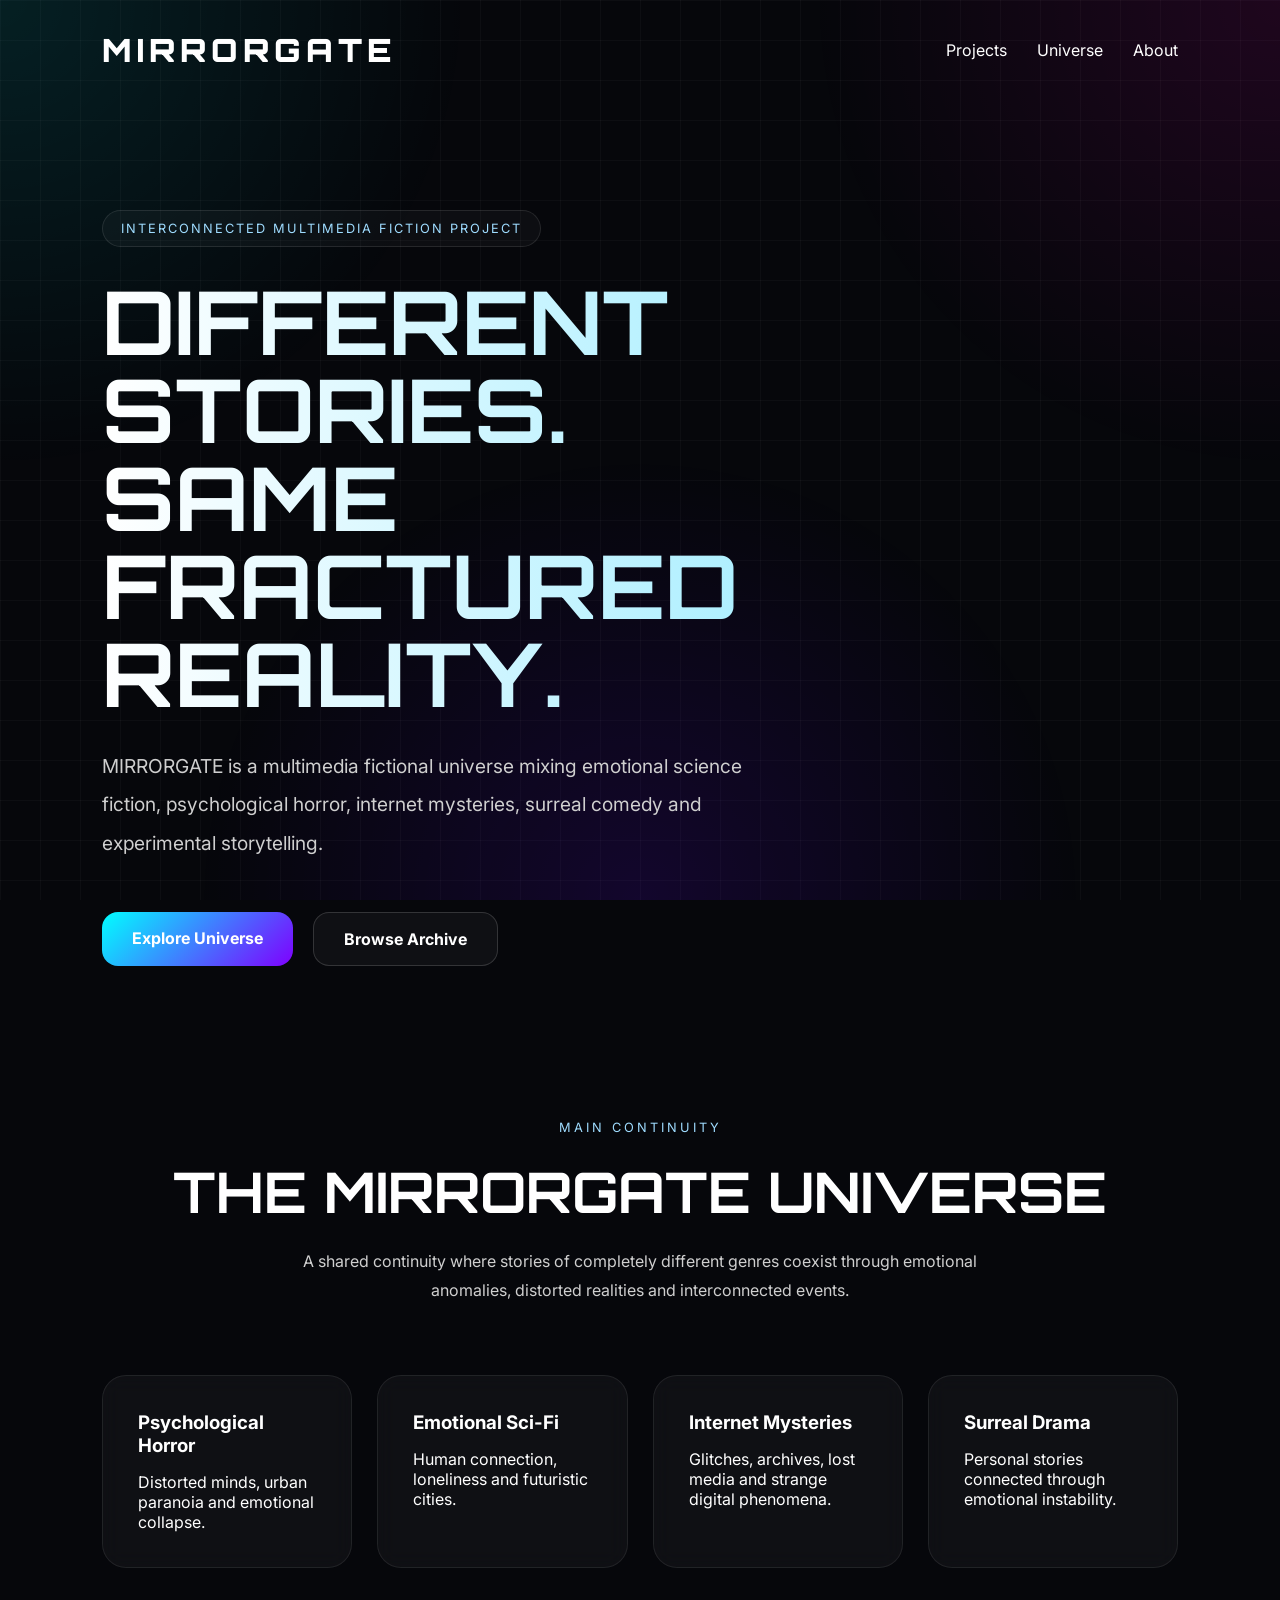
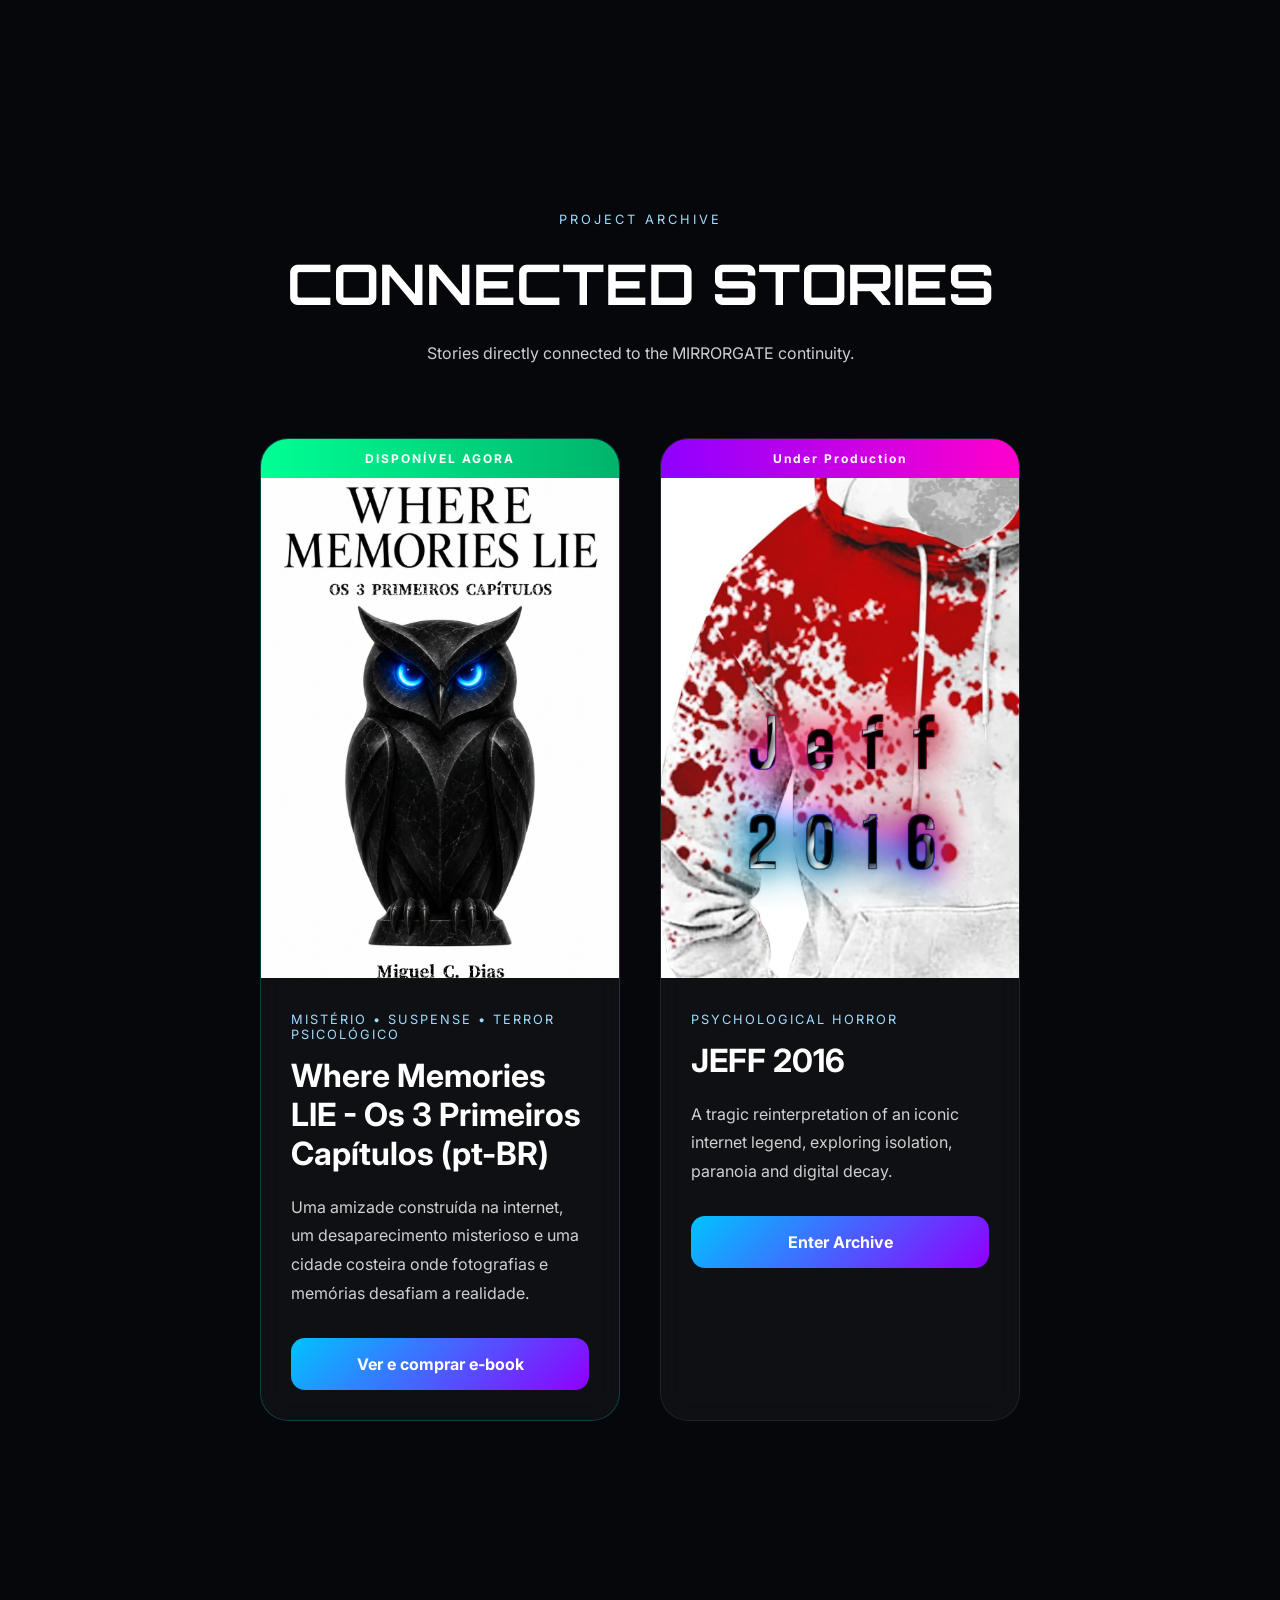
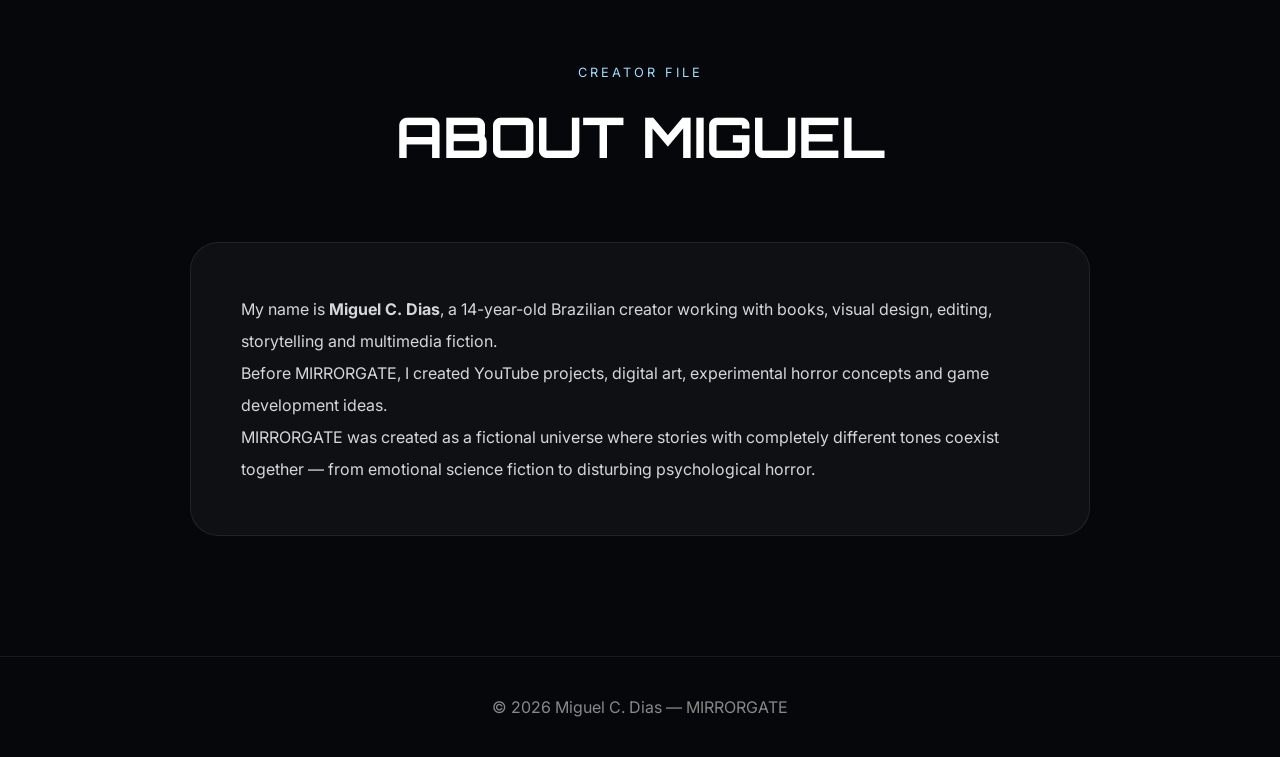
<file: index.html>
<!DOCTYPE html>
<html lang="en">
<head>

  <meta charset="UTF-8">
  <meta name="viewport" content="width=device-width, initial-scale=1.0">

  <title>MIRRORGATE</title>

  <link rel="stylesheet" href="style.css">

  <link rel="preconnect" href="https://fonts.googleapis.com">
  <link rel="preconnect" href="https://fonts.gstatic.com" crossorigin>

  <link href="https://fonts.googleapis.com/css2?family=Orbitron:wght@400;600;700;900&family=Inter:wght@300;400;500;700&display=swap" rel="stylesheet">

</head>

<body>

<div class="noise"></div>

<div class="background-grid"></div>

<div class="background-glow"></div>

<header>

  <nav>

    <div class="logo">
      MIRRORGATE
    </div>

    <div class="nav-links">
      <a href="#projects">Projects</a>
      <a href="#shared">Universe</a>
      <a href="#about">About</a>
    </div>

  </nav>

  <div class="hero">

    <div class="hero-badge">
      INTERCONNECTED MULTIMEDIA FICTION PROJECT
    </div>

    <h1>
      DIFFERENT STORIES.<br>
      SAME FRACTURED REALITY.
    </h1>

    <p>
      MIRRORGATE is a multimedia fictional universe mixing emotional science fiction,
      psychological horror, internet mysteries, surreal comedy and experimental storytelling.
    </p>

    <div class="hero-buttons">

      <a href="#shared" class="primary-button">
        Explore Universe
      </a>

      <a href="#projects" class="secondary-button">
        Browse Archive
      </a>

    </div>

  </div>

</header>

<section class="shared-section" id="shared">

  <div class="section-top">

    <span>MAIN CONTINUITY</span>

    <h2>
      THE MIRRORGATE UNIVERSE
    </h2>

    <p>
      A shared continuity where stories of completely different genres coexist through emotional anomalies,
      distorted realities and interconnected events.
    </p>

  </div>

  <div class="shared-grid">

    <div class="shared-box">
      <h3>Psychological Horror</h3>
      <p>
        Distorted minds, urban paranoia and emotional collapse.
      </p>
    </div>

    <div class="shared-box">
      <h3>Emotional Sci-Fi</h3>
      <p>
        Human connection, loneliness and futuristic cities.
      </p>
    </div>

    <div class="shared-box">
      <h3>Internet Mysteries</h3>
      <p>
        Glitches, archives, lost media and strange digital phenomena.
      </p>
    </div>

    <div class="shared-box">
      <h3>Surreal Drama</h3>
      <p>
        Personal stories connected through emotional instability.
      </p>
    </div>

  </div>

</section>

<section class="projects-section" id="projects">

  <div class="section-top">

    <span>PROJECT ARCHIVE</span>

    <h2>CONNECTED STORIES</h2>

    <p>
      Stories directly connected to the MIRRORGATE continuity.
    </p>

  </div>

  <div class="cards">

    <!-- WHERE MEMORIES LIE -->

    <div class="project-card featured-card">

      <div class="card-status release">
        DISPONÍVEL AGORA
      </div>

      <img
        src="./images/where-memories-lie-ptbr.png"
        alt="Capa de Where Memories LIE — Os 3 Primeiros Capítulos"
      >

      <div class="card-info">

        <div class="genre">
          Mistério • Suspense • Terror psicológico
        </div>

        <h3>Where Memories LIE - Os 3 Primeiros Capítulos (pt-BR)</h3>

        <p>
          Uma amizade construída na internet, um desaparecimento misterioso
          e uma cidade costeira onde fotografias e memórias desafiam a realidade.
        </p>

        <a href="./projects/where-memories-lie-ptbr.html">
          Ver e comprar e-book
        </a>

      </div>

    </div>

    <!-- JEFF 2016 -->

    <div class="project-card">

      <div class="card-status dev">
        Under Production
      </div>

      <img
        src="./images/jeff2016.png"
        alt="JEFF 2016 project cover"
      >

      <div class="card-info">

        <div class="genre">
          Psychological Horror
        </div>

        <h3>JEFF 2016</h3>

        <p>
          A tragic reinterpretation of an iconic internet legend,
          exploring isolation, paranoia and digital decay.
        </p>

        <a href="./projects/jeff2016.html">
          Enter Archive
        </a>

      </div>

    </div>

  </div>

</section>

<section class="about-section" id="about">

  <div class="section-top">

    <span>CREATOR FILE</span>

    <h2>ABOUT MIGUEL</h2>

  </div>

  <div class="about-box">

    <p>
      My name is <strong>Miguel C. Dias</strong>, a 14-year-old Brazilian creator
      working with books, visual design, editing, storytelling and multimedia fiction.
    </p>

    <p>
      Before MIRRORGATE, I created YouTube projects, digital art,
      experimental horror concepts and game development ideas.
    </p>

    <p>
      MIRRORGATE was created as a fictional universe where stories with completely
      different tones coexist together — from emotional science fiction
      to disturbing psychological horror.
    </p>

  </div>

</section>

<footer>

  <p>
    © 2026 Miguel C. Dias — MIRRORGATE
  </p>

</footer>

</body>
</html>
</file>
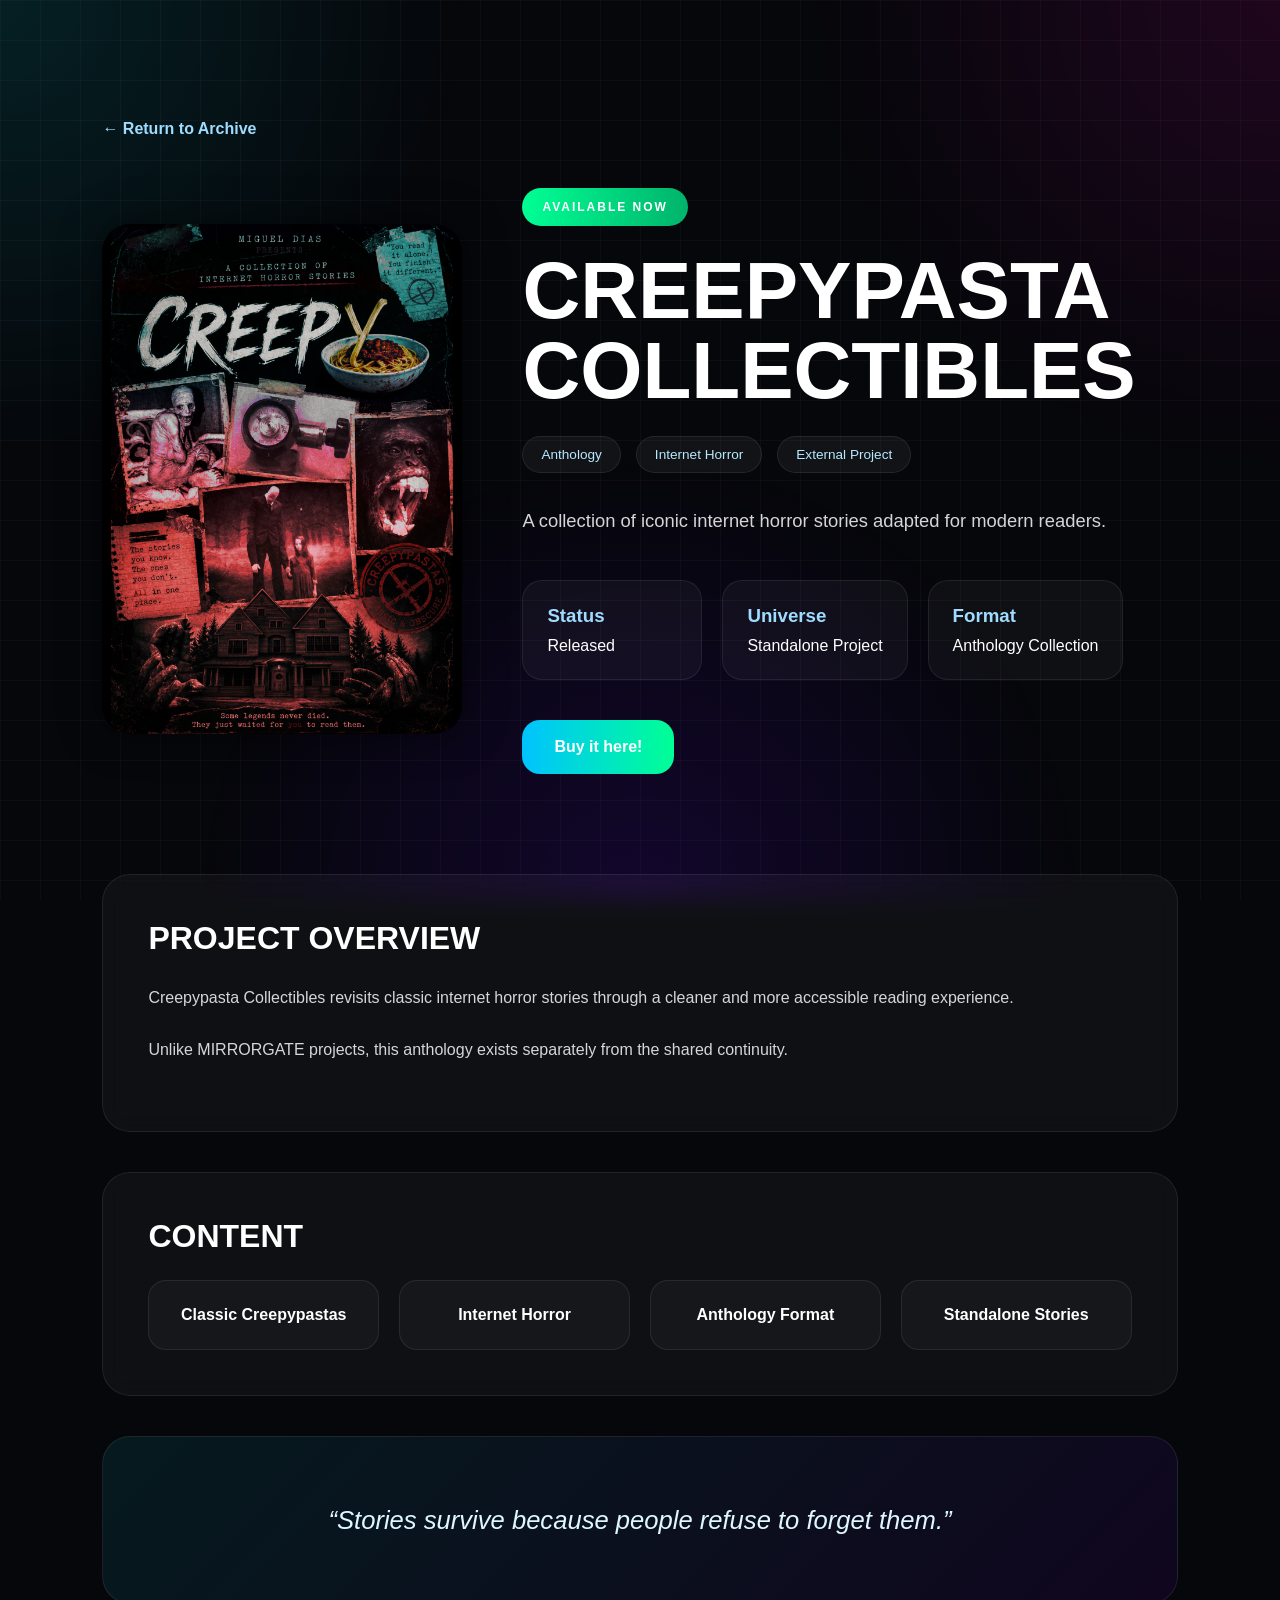
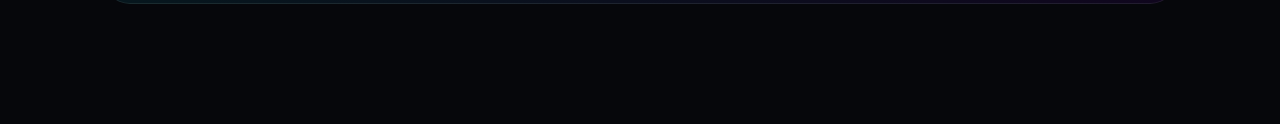
<file: projects/collectibles.html>
<!DOCTYPE html>
<html lang="en">
<head>

<meta charset="UTF-8">
<meta name="viewport" content="width=device-width, initial-scale=1.0">

<title>Creepypasta Collectibles</title>

<link rel="stylesheet" href="../style.css">

</head>

<body>

<div class="background-grid"></div>
<div class="background-glow"></div>

<section class="project-page">

<a class="back-button" href="../index.html">
← Return to Archive
</a>

<div class="project-hero">

<div class="project-cover">

<img src="../images/creepypastacollect.png">

</div>

<div class="project-details">

<div class="project-label release-label">
AVAILABLE NOW
</div>

<h1>CREEPYPASTA COLLECTIBLES</h1>

<div class="project-tags">

<span>Anthology</span>
<span>Internet Horror</span>
<span>External Project</span>

</div>

<p class="project-description">

A collection of iconic internet horror stories adapted for modern readers.

</p>

<div class="project-meta">

<div class="meta-box">
<h3>Status</h3>
<p>Released</p>
</div>

<div class="meta-box">
<h3>Universe</h3>
<p>Standalone Project</p>
</div>

<div class="meta-box">
<h3>Format</h3>
<p>Anthology Collection</p>
</div>

</div>

<a class="read-button" href="https://pay.hotmart.com/H105876892R" target="_blank">
Buy it here!
</a>

</div>

</div>

<div class="project-content">

<div class="content-box">

<h2>PROJECT OVERVIEW</h2>

<p>
Creepypasta Collectibles revisits classic internet horror stories
through a cleaner and more accessible reading experience.
</p>

<p>
Unlike MIRRORGATE projects,
this anthology exists separately from the shared continuity.
</p>

</div>

<div class="content-box">

<h2>CONTENT</h2>

<div class="theme-grid">

<div class="theme-item">
Classic Creepypastas
</div>

<div class="theme-item">
Internet Horror
</div>

<div class="theme-item">
Anthology Format
</div>

<div class="theme-item">
Standalone Stories
</div>

</div>

</div>

<div class="quote-box">

<p>
“Stories survive because people refuse to forget them.”
</p>

</div>

</div>

</section>

</body>
</html>
</file>
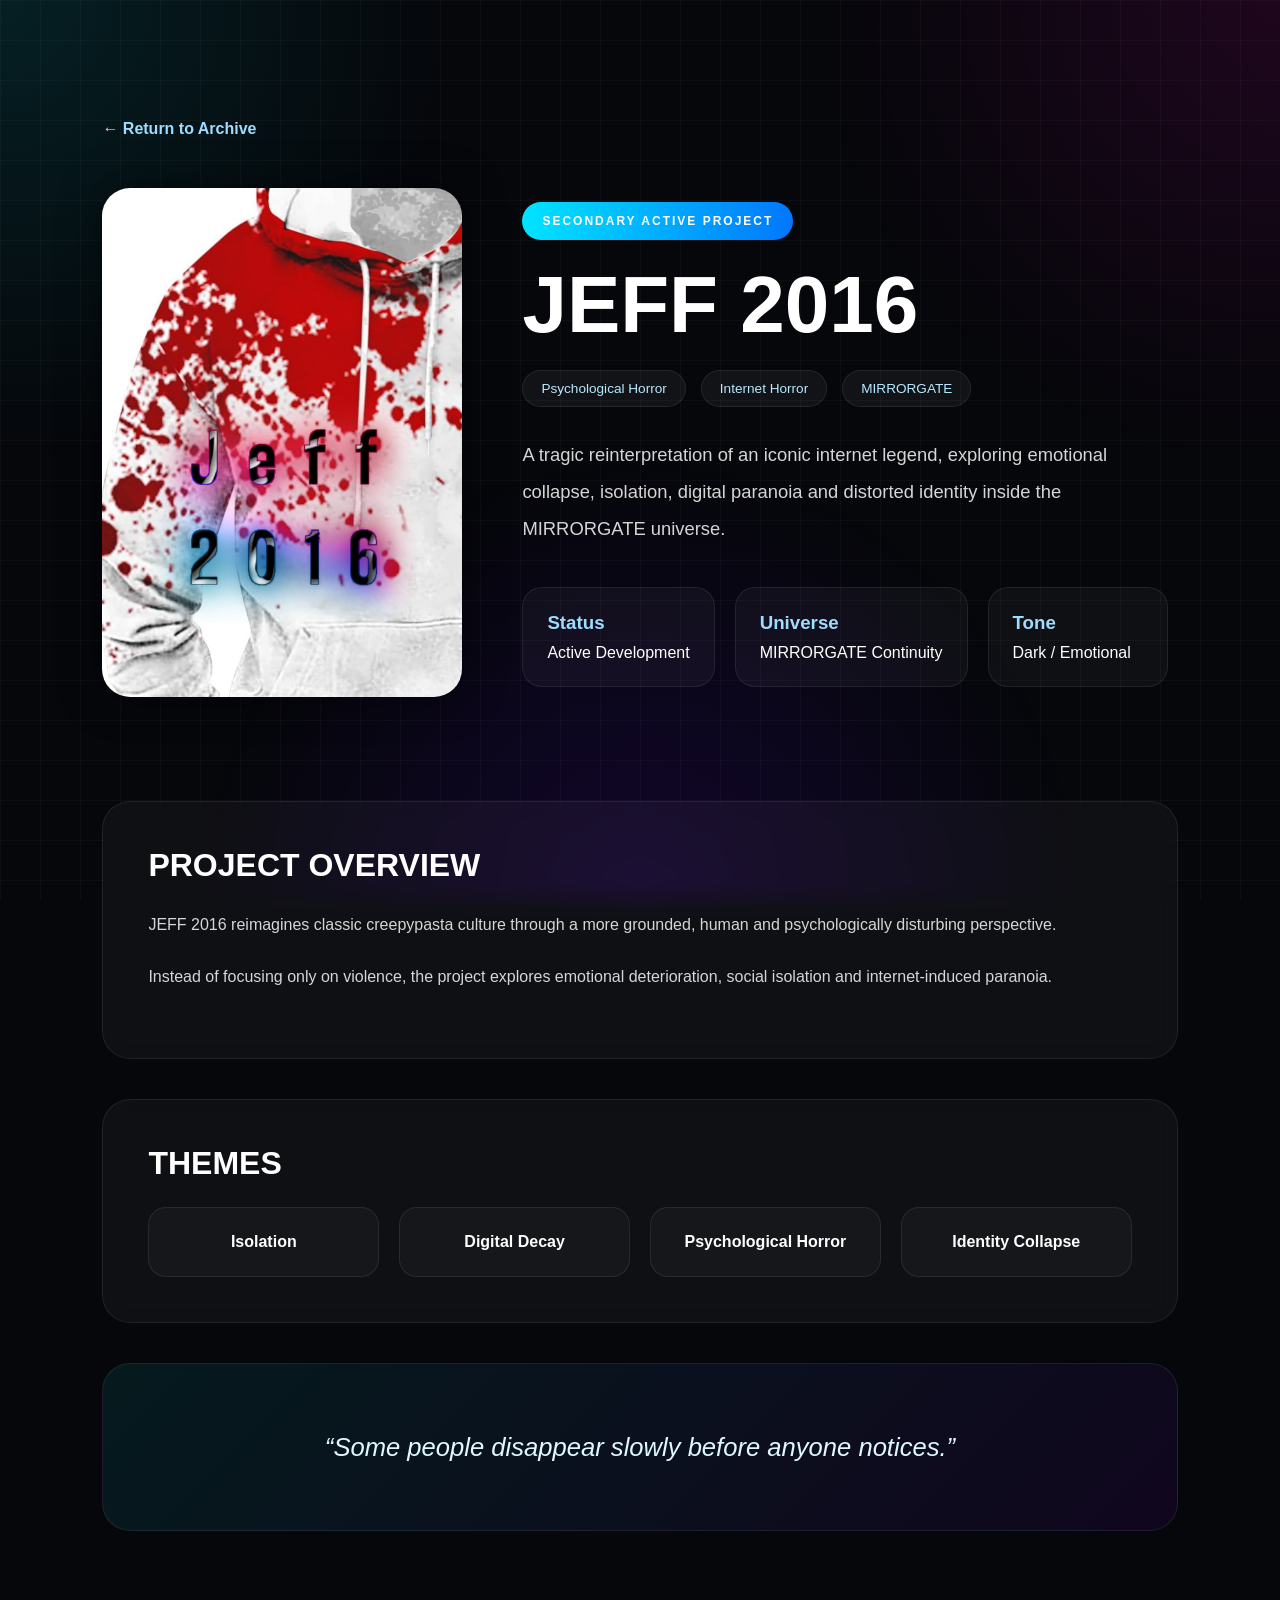
<file: projects/jeff2016.html>
<!DOCTYPE html>
<html lang="en">
<head>

<meta charset="UTF-8">
<meta name="viewport" content="width=device-width, initial-scale=1.0">

<title>JEFF 2016</title>

<link rel="stylesheet" href="../style.css">

</head>

<body>

<div class="background-grid"></div>
<div class="background-glow"></div>

<section class="project-page">

<a class="back-button" href="../index.html">
← Return to Archive
</a>

<div class="project-hero">

<div class="project-cover">

<img src="../images/jeff2016.png">

</div>

<div class="project-details">

<div class="project-label active-label">
SECONDARY ACTIVE PROJECT
</div>

<h1>JEFF 2016</h1>

<div class="project-tags">

<span>Psychological Horror</span>
<span>Internet Horror</span>
<span>MIRRORGATE</span>

</div>

<p class="project-description">

A tragic reinterpretation of an iconic internet legend,
exploring emotional collapse, isolation,
digital paranoia and distorted identity inside the MIRRORGATE universe.

</p>

<div class="project-meta">

<div class="meta-box">
<h3>Status</h3>
<p>Active Development</p>
</div>

<div class="meta-box">
<h3>Universe</h3>
<p>MIRRORGATE Continuity</p>
</div>

<div class="meta-box">
<h3>Tone</h3>
<p>Dark / Emotional</p>
</div>

</div>

</div>

</div>

<div class="project-content">

<div class="content-box">

<h2>PROJECT OVERVIEW</h2>

<p>
JEFF 2016 reimagines classic creepypasta culture through a more grounded,
human and psychologically disturbing perspective.
</p>

<p>
Instead of focusing only on violence,
the project explores emotional deterioration,
social isolation and internet-induced paranoia.
</p>

</div>

<div class="content-box">

<h2>THEMES</h2>

<div class="theme-grid">

<div class="theme-item">
Isolation
</div>

<div class="theme-item">
Digital Decay
</div>

<div class="theme-item">
Psychological Horror
</div>

<div class="theme-item">
Identity Collapse
</div>

</div>

</div>

<div class="quote-box">

<p>
“Some people disappear slowly before anyone notices.”
</p>

</div>

</div>

</section>

</body>
</html>
</file>
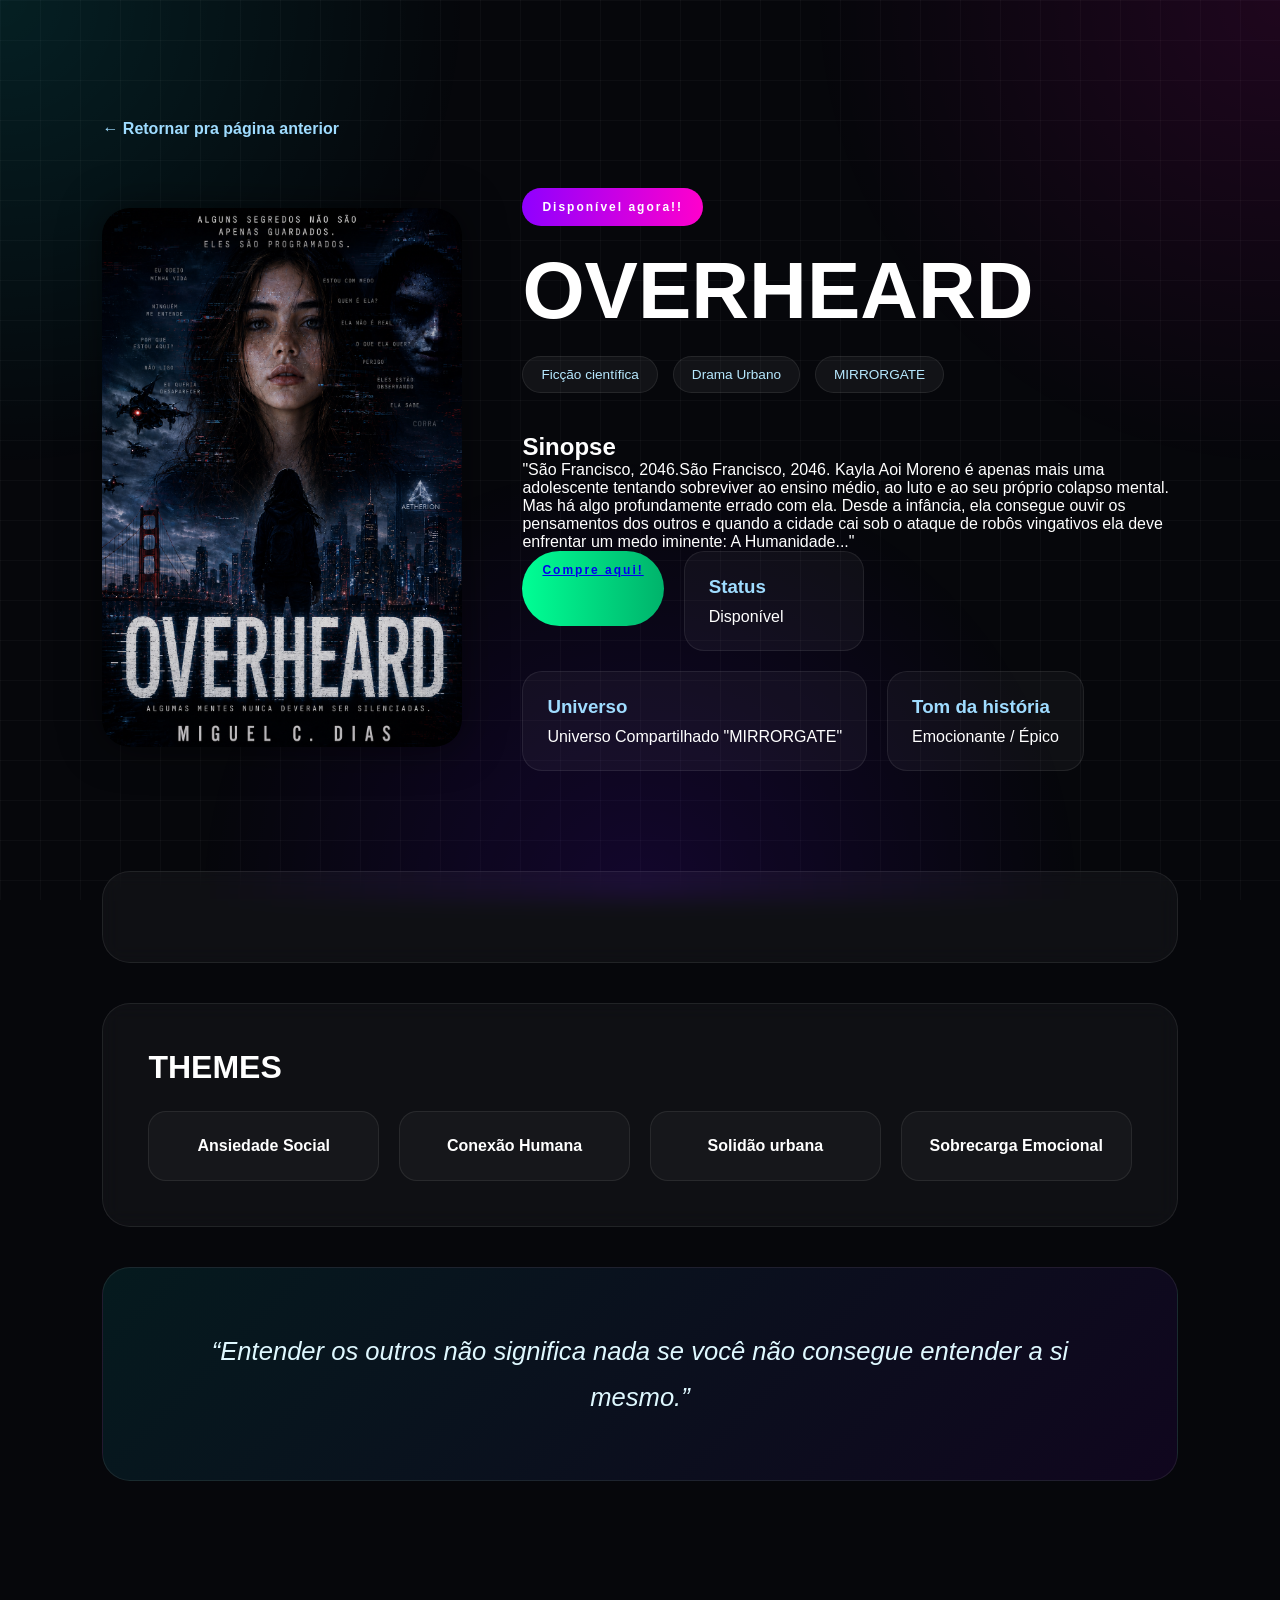
<file: projects/overheard-ptbr.html>
<!DOCTYPE html>
<html lang="en">
<head>

<meta charset="UTF-8">
<meta name="viewport" content="width=device-width, initial-scale=1.0">

<title>OVERHEARD - Edição em Português</title>

<link rel="stylesheet" href="../style.css">

</head>

<body>

<div class="background-grid"></div>
<div class="background-glow"></div>

<section class="project-page">

<a class="back-button" href="../index.html">
← Retornar pra página anterior
</a>

<div class="project-hero">

<div class="project-cover">

<img src="../images/overheard-ptbr.png">

</div>

<div class="project-details">

<div class="project-label dev-label">
Disponível agora!!
</div>

<h1>OVERHEARD</h1>

<div class="project-tags">

<span>Ficção científica</span>
<span>Drama Urbano</span>
<span>MIRRORGATE</span>

</div>

<p class="project-description">
  
<h2>Sinopse</h2>

<p>
"São Francisco, 2046.São Francisco, 2046.
Kayla Aoi Moreno é apenas mais uma adolescente tentando sobreviver ao ensino médio,
ao luto e ao seu próprio colapso mental. Mas há algo profundamente errado com ela.
Desde a infância, ela consegue ouvir os pensamentos dos outros
e quando a cidade cai sob o ataque de robôs vingativos ela deve enfrentar um medo iminente:
A Humanidade..."
</p>

</p>

<div class="project-meta">

<a class="project-label release-label" href="https://pay.hotmart.com/F106025050S" target="_blank">
Compre aqui!
</a>

<div class="meta-box">
<h3>Status</h3>
<p>Disponível</p>
</div>

<div class="meta-box">
<h3>Universo</h3>
<p>Universo Compartilhado "MIRRORGATE"</p>
</div>

<div class="meta-box">
<h3>Tom da história</h3>
<p>Emocionante / Épico</p>
</div>

</div>

</div>

</div>

<div class="project-content">

<div class="content-box">

</div>

<div class="content-box">

<h2>THEMES</h2>

<div class="theme-grid">

<div class="theme-item">
Ansiedade Social
</div>

<div class="theme-item">
Conexão Humana
</div>

<div class="theme-item">
Solidão urbana
</div>

<div class="theme-item">
Sobrecarga Emocional
</div>

</div>

</div>

<div class="quote-box">

<p>
“Entender os outros não significa nada se você não consegue entender a si mesmo.”
</p>

</div>

</div>

</section>

</body>
  </html>
</file>
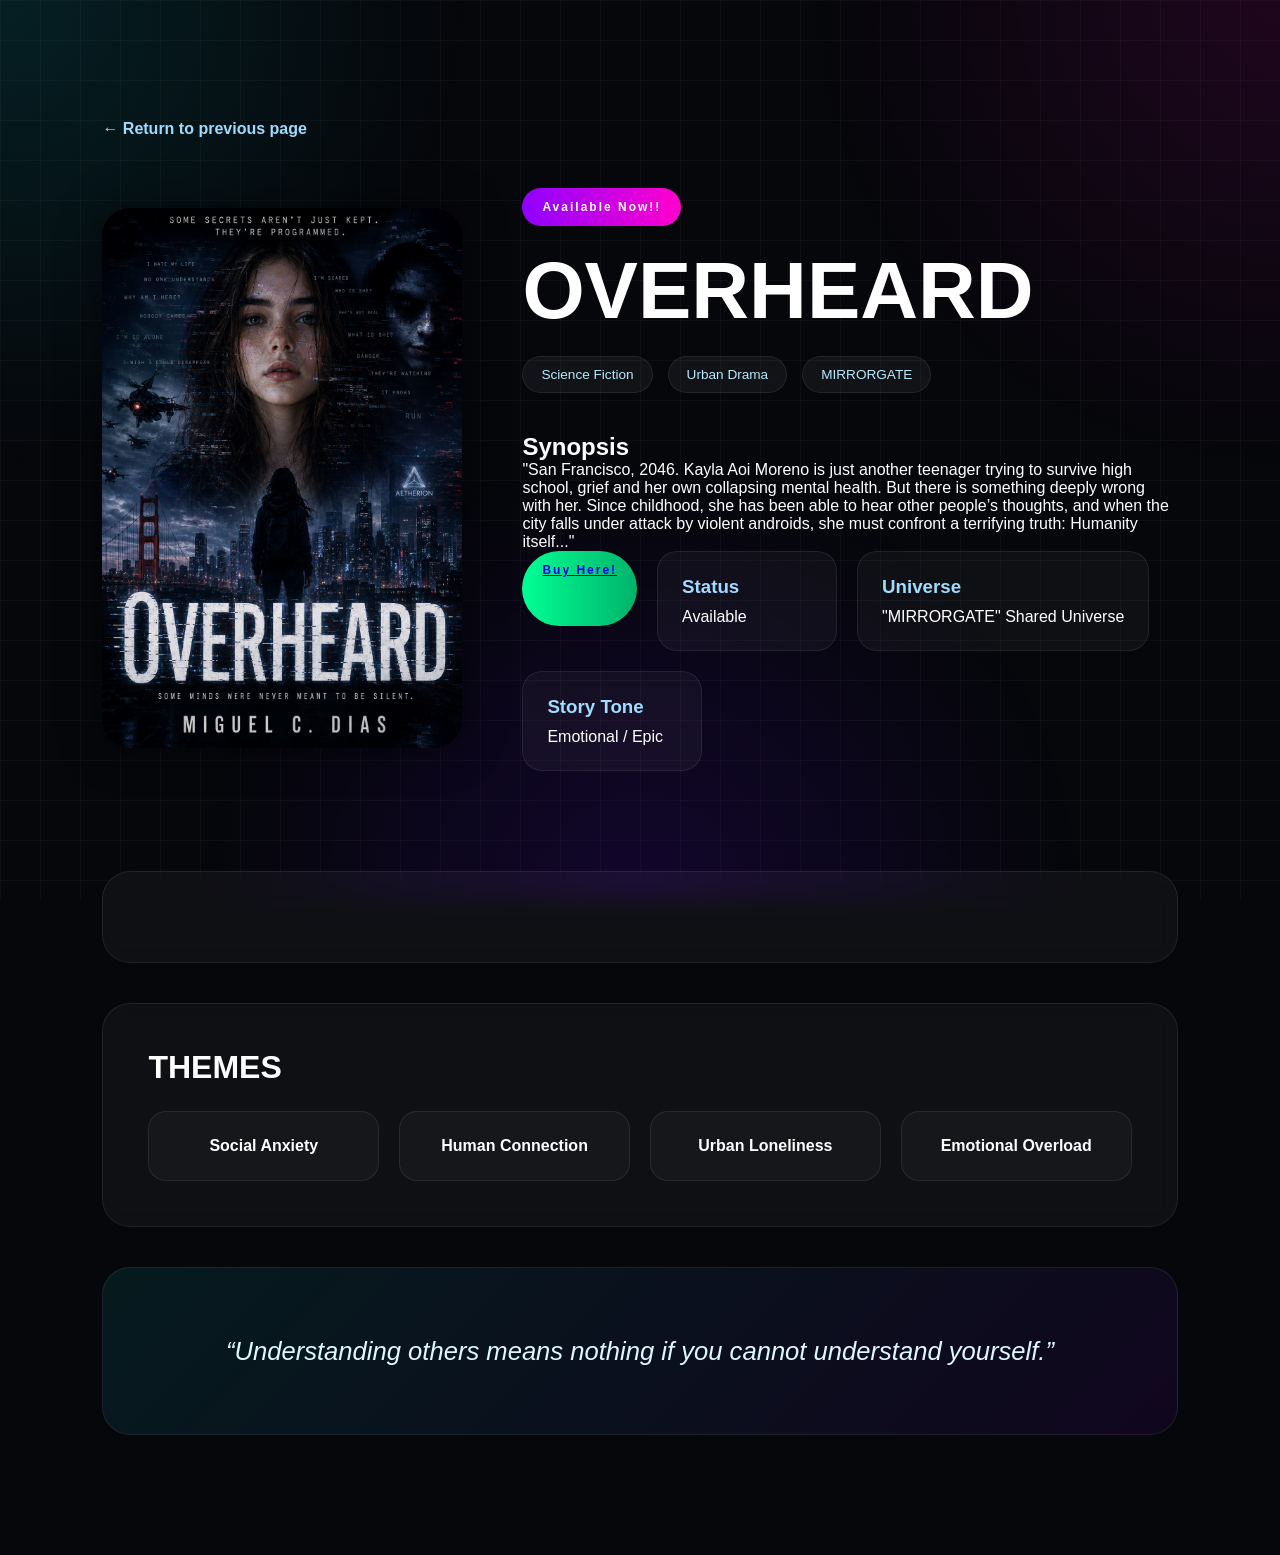
<file: projects/overheard.html>
<!DOCTYPE html>
<html lang="en">
<head>

<meta charset="UTF-8">
<meta name="viewport" content="width=device-width, initial-scale=1.0">

<title>OVERHEARD - English Edition</title>

<link rel="stylesheet" href="../style.css">

</head>

<body>

<div class="background-grid"></div>
<div class="background-glow"></div>

<section class="project-page">

<a class="back-button" href="../index.html">
← Return to previous page
</a>

<div class="project-hero">

<div class="project-cover">

<img src="../images/overheard.png" alt="OVERHEARD Cover">

</div>

<div class="project-details">

<div class="project-label dev-label">
Available Now!!
</div>

<h1>OVERHEARD</h1>

<div class="project-tags">

<span>Science Fiction</span>
<span>Urban Drama</span>
<span>MIRRORGATE</span>

</div>

<p class="project-description">

<h2>Synopsis</h2>

<p>
"San Francisco, 2046.
Kayla Aoi Moreno is just another teenager trying to survive high school,
grief and her own collapsing mental health. But there is something deeply wrong with her.
Since childhood, she has been able to hear other people’s thoughts,
and when the city falls under attack by violent androids,
she must confront a terrifying truth:
Humanity itself..."
</p>

</p>

<div class="project-meta">

<a class="project-label release-label" href="https://pay.hotmart.com/G106011894H" target="_blank">
Buy Here!
</a>

<div class="meta-box">
<h3>Status</h3>
<p>Available</p>
</div>

<div class="meta-box">
<h3>Universe</h3>
<p>"MIRRORGATE" Shared Universe</p>
</div>

<div class="meta-box">
<h3>Story Tone</h3>
<p>Emotional / Epic</p>
</div>

</div>

</div>

</div>

<div class="project-content">

<div class="content-box">

</div>

<div class="content-box">

<h2>THEMES</h2>

<div class="theme-grid">

<div class="theme-item">
Social Anxiety
</div>

<div class="theme-item">
Human Connection
</div>

<div class="theme-item">
Urban Loneliness
</div>

<div class="theme-item">
Emotional Overload
</div>

</div>

</div>

<div class="quote-box">

<p>
“Understanding others means nothing if you cannot understand yourself.”
</p>

</div>

</div>

</section>

</body>
</html>
</file>
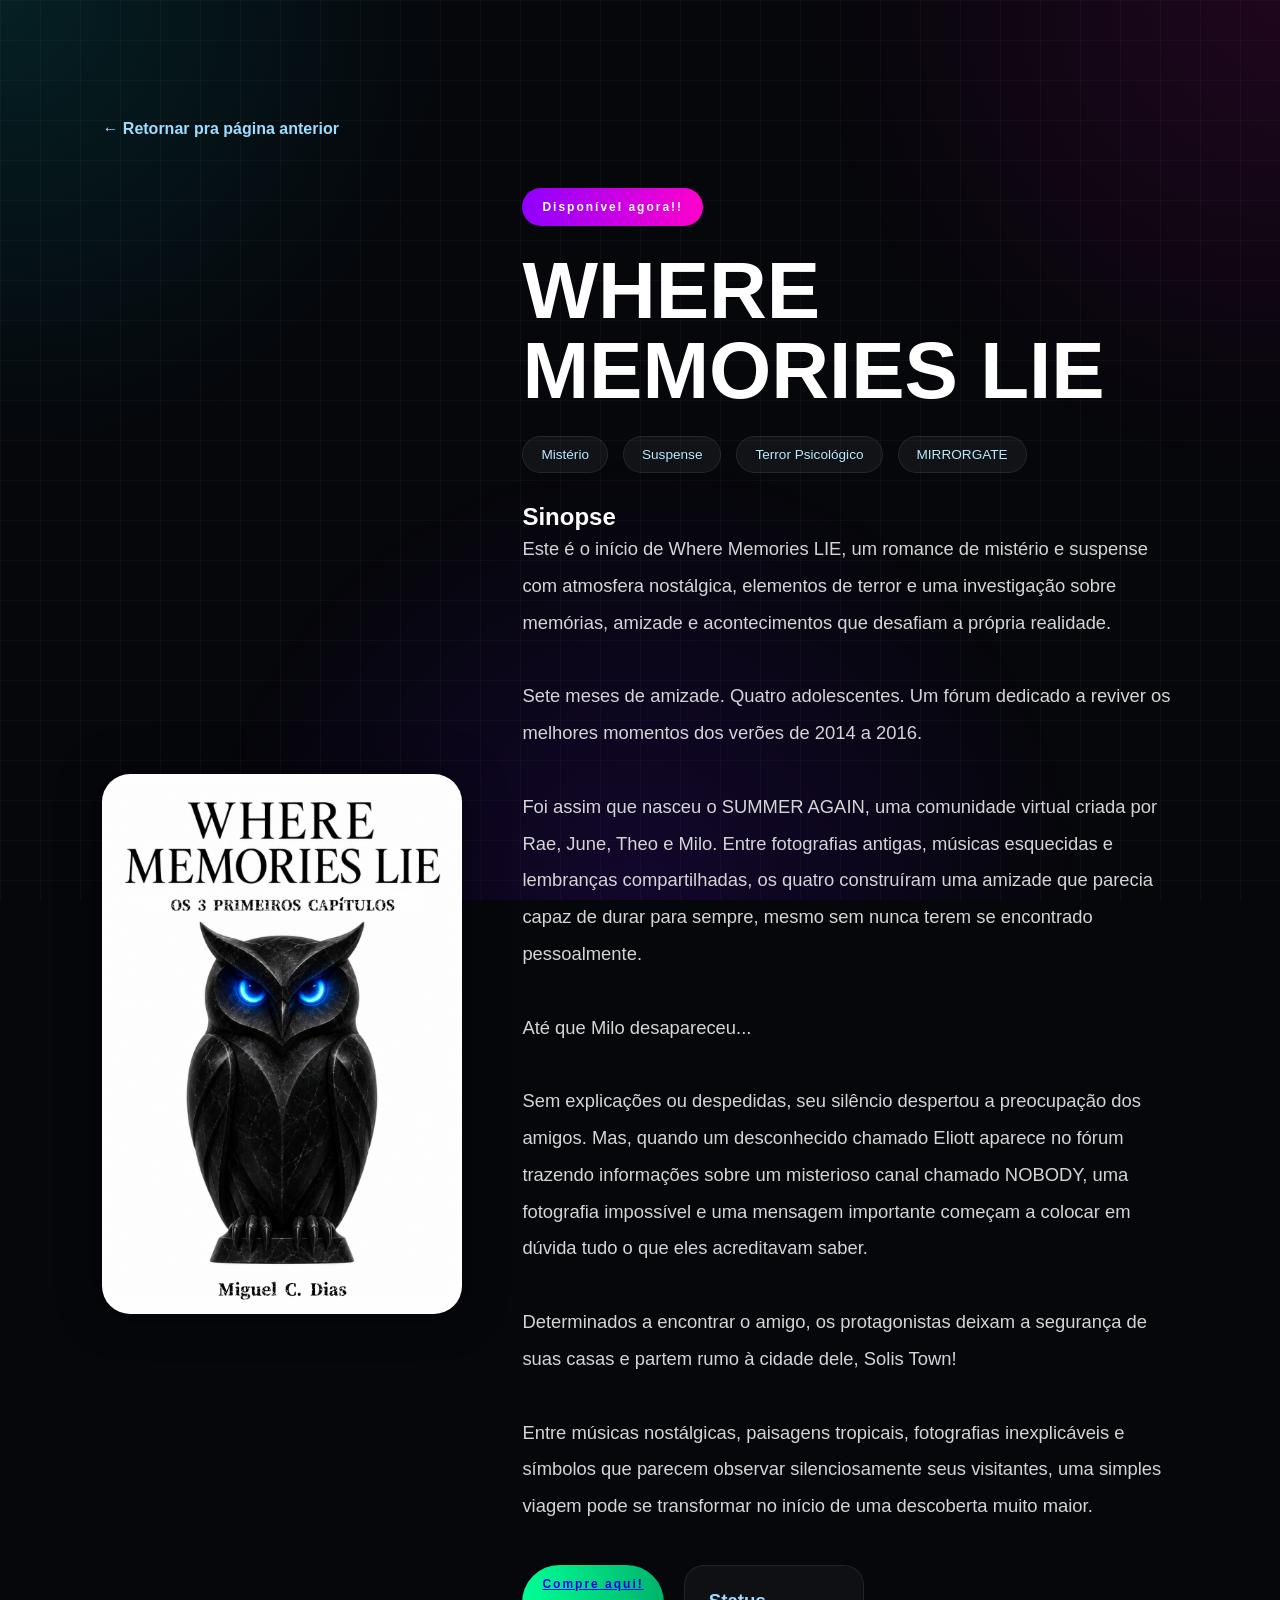
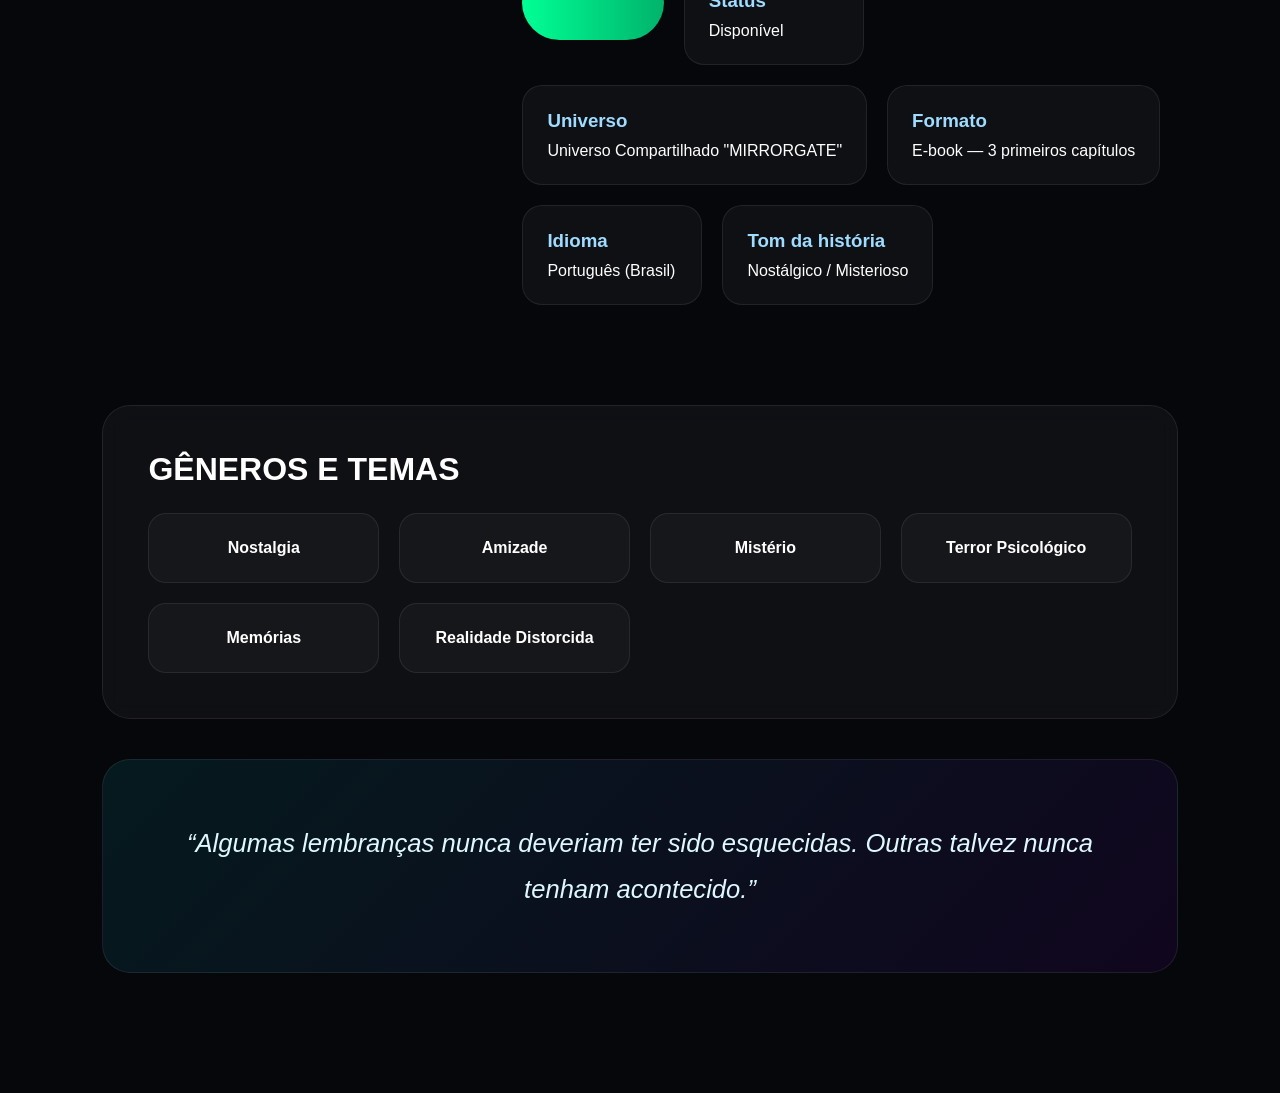
<file: projects/where-memories-lie-ptbr.html>
<!DOCTYPE html>
<html lang="pt-BR">
<head>

<meta charset="UTF-8">
<meta name="viewport" content="width=device-width, initial-scale=1.0">

<title>Where Memories LIE — Os 3 Primeiros Capítulos</title>

<link rel="stylesheet" href="../style.css">

</head>

<body>

<div class="background-grid"></div>
<div class="background-glow"></div>

<section class="project-page">

<a class="back-button" href="../index.html">
← Retornar pra página anterior
</a>

<div class="project-hero">

<div class="project-cover">

<img
  src="../images/where-memories-lie-ptbr.png"
  alt="Capa de Where Memories LIE — Os 3 Primeiros Capítulos"
>

</div>

<div class="project-details">

<div class="project-label dev-label">
Disponível agora!!
</div>

<h1>WHERE MEMORIES LIE</h1>

<div class="project-tags">

<span>Mistério</span>
<span>Suspense</span>
<span>Terror Psicológico</span>
<span>MIRRORGATE</span>

</div>

<h2>Sinopse</h2>

<p class="project-description">

Este é o início de Where Memories LIE, um romance de mistério e suspense
com atmosfera nostálgica, elementos de terror e uma investigação sobre
memórias, amizade e acontecimentos que desafiam a própria realidade.

<br><br>

Sete meses de amizade. Quatro adolescentes. Um fórum dedicado a reviver
os melhores momentos dos verões de 2014 a 2016.

<br><br>

Foi assim que nasceu o SUMMER AGAIN, uma comunidade virtual criada por
Rae, June, Theo e Milo. Entre fotografias antigas, músicas esquecidas e
lembranças compartilhadas, os quatro construíram uma amizade que parecia
capaz de durar para sempre, mesmo sem nunca terem se encontrado pessoalmente.

<br><br>

Até que Milo desapareceu...

<br><br>

Sem explicações ou despedidas, seu silêncio despertou a preocupação dos
amigos. Mas, quando um desconhecido chamado Eliott aparece no fórum trazendo
informações sobre um misterioso canal chamado NOBODY, uma fotografia impossível
e uma mensagem importante começam a colocar em dúvida tudo o que eles
acreditavam saber.

<br><br>

Determinados a encontrar o amigo, os protagonistas deixam a segurança de
suas casas e partem rumo à cidade dele, Solis Town!

<br><br>

Entre músicas nostálgicas, paisagens tropicais, fotografias inexplicáveis
e símbolos que parecem observar silenciosamente seus visitantes, uma simples
viagem pode se transformar no início de uma descoberta muito maior.

</p>

<div class="project-meta">

<a
  class="project-label release-label"
  href="https://pay.hotmart.com/K108397268V"
  target="_blank"
  rel="noopener noreferrer"
>
  Compre aqui!
</a>

<div class="meta-box">
<h3>Status</h3>
<p>Disponível</p>
</div>

<div class="meta-box">
<h3>Universo</h3>
<p>Universo Compartilhado "MIRRORGATE"</p>
</div>

<div class="meta-box">
<h3>Formato</h3>
<p>E-book — 3 primeiros capítulos</p>
</div>

<div class="meta-box">
<h3>Idioma</h3>
<p>Português (Brasil)</p>
</div>

<div class="meta-box">
<h3>Tom da história</h3>
<p>Nostálgico / Misterioso</p>
</div>

</div>

</div>

</div>

<div class="project-content">

<div class="content-box">

<h2>GÊNEROS E TEMAS</h2>

<div class="theme-grid">

<div class="theme-item">
Nostalgia
</div>

<div class="theme-item">
Amizade
</div>

<div class="theme-item">
Mistério
</div>

<div class="theme-item">
Terror Psicológico
</div>

<div class="theme-item">
Memórias
</div>

<div class="theme-item">
Realidade Distorcida
</div>

</div>

</div>

<div class="quote-box">

<p>
“Algumas lembranças nunca deveriam ter sido esquecidas.
Outras talvez nunca tenham acontecido.”
</p>

</div>

</div>

</section>

</body>
</html>
</file>
<file: style.css>
*{
    margin:0;
    padding:0;
    box-sizing:border-box;
}

html{
    scroll-behavior:smooth;
}

body{
    background:#06070b;
    color:white;
    font-family:'Inter',sans-serif;
    overflow-x:hidden;
    position:relative;
}

/* BACKGROUND */

.background-grid{
    position:fixed;
    width:100%;
    height:100%;
    background-image:
    linear-gradient(rgba(255,255,255,0.03) 1px, transparent 1px),
    linear-gradient(90deg, rgba(255,255,255,0.03) 1px, transparent 1px);

    background-size:40px 40px;

    z-index:-3;
}

.background-glow{
    position:fixed;
    width:100%;
    height:100%;
    background:
    radial-gradient(circle at top left, rgba(0,255,255,0.10), transparent 30%),
    radial-gradient(circle at top right, rgba(255,0,200,0.10), transparent 30%),
    radial-gradient(circle at bottom, rgba(98,0,255,0.14), transparent 40%);
    z-index:-2;
}

.noise{
    position:fixed;
    width:100%;
    height:100%;
    background:url("https://grainy-gradients.vercel.app/noise.svg");
    opacity:0.06;
    z-index:-1;
}

/* NAV */

header{
    min-height:100vh;
    padding:30px 8%;
}

nav{
    display:flex;
    justify-content:space-between;
    align-items:center;
}

.logo{
    font-family:'Orbitron',sans-serif;
    font-size:2rem;
    font-weight:900;
    letter-spacing:5px;
}

.nav-links{
    display:flex;
    gap:30px;
}

.nav-links a{
    color:white;
    text-decoration:none;
    transition:0.3s;
}

.nav-links a:hover{
    color:#00ffff;
}

/* HERO */

.hero{
    max-width:900px;
    margin-top:140px;
}

.hero-badge{
    display:inline-block;
    padding:10px 18px;
    border-radius:999px;
    border:1px solid rgba(255,255,255,0.1);
    background:rgba(255,255,255,0.03);
    margin-bottom:30px;
    letter-spacing:2px;
    font-size:0.8rem;
    color:#9fdcff;
}

.hero h1{
    font-size:5.5rem;
    line-height:1;
    margin-bottom:30px;
    font-family:'Orbitron',sans-serif;

    background:linear-gradient(to right,#ffffff,#8ee9ff);

    -webkit-background-clip:text;
    -webkit-text-fill-color:transparent;
}

.hero p{
    font-size:1.2rem;
    line-height:2;
    color:#cfcfcf;
    max-width:700px;
    margin-bottom:50px;
}

/* BUTTONS */

.hero-buttons{
    display:flex;
    gap:20px;
    flex-wrap:wrap;
}

.primary-button,
.secondary-button{
    padding:16px 30px;
    border-radius:16px;
    text-decoration:none;
    font-weight:bold;
    transition:0.3s;
}

.primary-button{
    background:linear-gradient(135deg,#00ffff,#7f00ff);
    color:white;
}

.secondary-button{
    border:1px solid rgba(255,255,255,0.15);
    color:white;
    background:rgba(255,255,255,0.04);
}

.primary-button:hover,
.secondary-button:hover{
    transform:translateY(-4px);
}

/* SECTIONS */

section{
    padding:120px 8%;
}

.section-top{
    text-align:center;
    margin-bottom:70px;
}

.section-top span{
    color:#9fdcff;
    letter-spacing:3px;
    font-size:0.8rem;
}

.section-top h2{
    font-size:3.5rem;
    margin-top:20px;
    margin-bottom:20px;
    font-family:'Orbitron',sans-serif;
}

.section-top p{
    color:#cfcfcf;
    max-width:700px;
    margin:auto;
    line-height:1.8;
}

/* SHARED */

.shared-grid{
    display:grid;
    grid-template-columns:repeat(auto-fit,minmax(250px,1fr));
    gap:25px;
}

.shared-box{
    background:rgba(255,255,255,0.04);
    border:1px solid rgba(255,255,255,0.08);
    padding:35px;
    border-radius:24px;
    backdrop-filter:blur(10px);
}

.shared-box h3{
    margin-bottom:15px;
}

/* CARDS */

.cards{
    display:flex;
    gap:40px;
    flex-wrap:wrap;
    justify-content:center;
}

.project-card{
    width:360px;

    background:rgba(255,255,255,0.04);

    border:1px solid rgba(255,255,255,0.08);

    border-radius:28px;

    overflow:hidden;

    transition:0.4s;

    backdrop-filter:blur(12px);

    position:relative;
}

.project-card:hover{
    transform:translateY(-12px);
}

.featured-card{
    border:1px solid rgba(0,255,255,0.2);
}

.card-status{
    padding:12px;
    text-align:center;
    font-size:0.75rem;
    letter-spacing:2px;
    font-weight:bold;
}

.active{
    background:linear-gradient(to right,#00e5ff,#0077ff);
}

.dev{
    background:linear-gradient(to right,#8f00ff,#ff00cc);
}

.release{
    background:linear-gradient(to right,#00ff95,#00b36b);
}

.project-card img{
    width:100%;
    height:500px;
    object-fit:cover;
}

.card-info{
    padding:30px;
}

.genre{
    color:#9fdcff;
    font-size:0.8rem;
    letter-spacing:2px;
    margin-bottom:14px;
    text-transform:uppercase;
}

.card-info h3{
    font-size:2rem;
    margin-bottom:20px;
}

.card-info p{
    color:#d0d0d0;
    line-height:1.8;
    margin-bottom:30px;
}

.card-info a{
    display:block;
    width:100%;
    text-align:center;
    padding:16px;
    border-radius:14px;
    text-decoration:none;
    color:white;
    font-weight:bold;

    background:
    linear-gradient(135deg,#00c3ff,#8f00ff);
}

/* ABOUT */

.about-box{
    max-width:900px;
    margin:auto;
    padding:50px;
    border-radius:28px;
    background:rgba(255,255,255,0.04);
    border:1px solid rgba(255,255,255,0.08);
    line-height:2;
    color:#d7d7d7;
}

/* FOOTER */

footer{
    padding:40px;
    text-align:center;
    border-top:1px solid rgba(255,255,255,0.08);
    color:#888;
}

/* MOBILE */

@media(max-width:900px){

    .hero h1{
        font-size:3.5rem;
    }

    nav{
        flex-direction:column;
        gap:20px;
    }

    .section-top h2{
        font-size:2.4rem;
    }

}
/* PROJECT PAGES */

.project-page{
    min-height:100vh;
}

.back-button{
    display:inline-block;
    margin-bottom:50px;
    color:#9fdcff;
    text-decoration:none;
    font-weight:bold;
}

.project-hero{
    display:flex;
    gap:60px;
    align-items:center;
    flex-wrap:wrap;
}

.project-cover img{
    width:360px;
    border-radius:28px;
    box-shadow:0 0 40px rgba(0,0,0,0.5);
}

.project-details{
    flex:1;
    min-width:300px;
}

.project-label{
    display:inline-block;
    padding:12px 20px;
    border-radius:999px;
    font-size:0.75rem;
    letter-spacing:2px;
    font-weight:bold;
    margin-bottom:25px;
}

.active-label{
    background:linear-gradient(to right,#00e5ff,#0077ff);
}

.dev-label{
    background:linear-gradient(to right,#8f00ff,#ff00cc);
}

.release-label{
    background:linear-gradient(to right,#00ff95,#00b36b);
}

.project-details h1{
    font-size:5rem;
    line-height:1;
    margin-bottom:25px;
    font-family:'Orbitron',sans-serif;
}

.project-tags{
    display:flex;
    flex-wrap:wrap;
    gap:15px;
    margin-bottom:30px;
}

.project-tags span{
    padding:10px 18px;
    border-radius:999px;
    background:rgba(255,255,255,0.05);
    border:1px solid rgba(255,255,255,0.08);
    color:#b7e9ff;
    font-size:0.85rem;
}

.project-description{
    font-size:1.15rem;
    line-height:2;
    color:#d5d5d5;
    max-width:700px;
    margin-bottom:40px;
}

.project-meta{
    display:flex;
    gap:20px;
    flex-wrap:wrap;
}

.meta-box{
    padding:24px;
    border-radius:20px;
    background:rgba(255,255,255,0.04);
    border:1px solid rgba(255,255,255,0.08);
    min-width:180px;
}

.meta-box h3{
    margin-bottom:10px;
    color:#9fdcff;
}

.project-content{
    margin-top:100px;
    display:flex;
    flex-direction:column;
    gap:40px;
}

.content-box{
    background:rgba(255,255,255,0.04);
    border:1px solid rgba(255,255,255,0.08);
    padding:45px;
    border-radius:28px;
    backdrop-filter:blur(10px);
}

.content-box h2{
    margin-bottom:25px;
    font-size:2rem;
    font-family:'Orbitron',sans-serif;
}

.content-box p{
    line-height:2;
    color:#d6d6d6;
    margin-bottom:20px;
}

.theme-grid{
    display:grid;
    grid-template-columns:repeat(auto-fit,minmax(220px,1fr));
    gap:20px;
}

.theme-item{
    padding:25px;
    border-radius:18px;
    background:rgba(255,255,255,0.03);
    border:1px solid rgba(255,255,255,0.08);
    text-align:center;
    font-weight:bold;
}

.quote-box{
    padding:60px;
    text-align:center;
    border-radius:28px;
    background:
    linear-gradient(
        135deg,
        rgba(0,255,255,0.08),
        rgba(140,0,255,0.08)
    );

    border:1px solid rgba(255,255,255,0.08);
}

.quote-box p{
    font-size:1.6rem;
    line-height:1.8;
    color:#dff8ff;
    font-style:italic;
}

.read-button{
    display:inline-block;
    margin-top:40px;
    padding:18px 32px;
    border-radius:18px;
    text-decoration:none;
    font-weight:bold;
    background:linear-gradient(to right,#00c3ff,#00ff95);
    color:white;
}

@media(max-width:900px){

    .project-details h1{
        font-size:3rem;
    }

    .project-cover img{
        width:100%;
    }

    .quote-box{
        padding:40px 25px;
    }

    .quote-box p{
        font-size:1.2rem;
    }

}

/* HOTMART PURCHASE BUTTON */

.purchase-button {
    display: flex;
    justify-content: center;
    align-items: center;
    margin-top: 30px;
    width: 100%;
    min-height: 90px;
}

.purchase-button a {
    display: inline-flex;
    justify-content: center;
    align-items: center;
    max-width: 100%;
    line-height: normal !important;
    cursor: pointer;
    transition: 0.3s;
}

.purchase-button a:hover {
    transform: translateY(-3px);
    opacity: 0.9;
}

.purchase-button img {
    display: block;
    width: 250px;
    max-width: 100%;
    height: auto;
}

.purchase-button .hotmart-fallback {
    padding: 18px 35px;
    background: #24b45b;
    color: white !important;
    border-radius: 12px;
    font-size: 17px;
    font-weight: bold;
    text-decoration: none;
    line-height: 1.2 !important;
}

@media(max-width: 600px) {
    .purchase-button {
        justify-content: center;
    }
}
</file>
